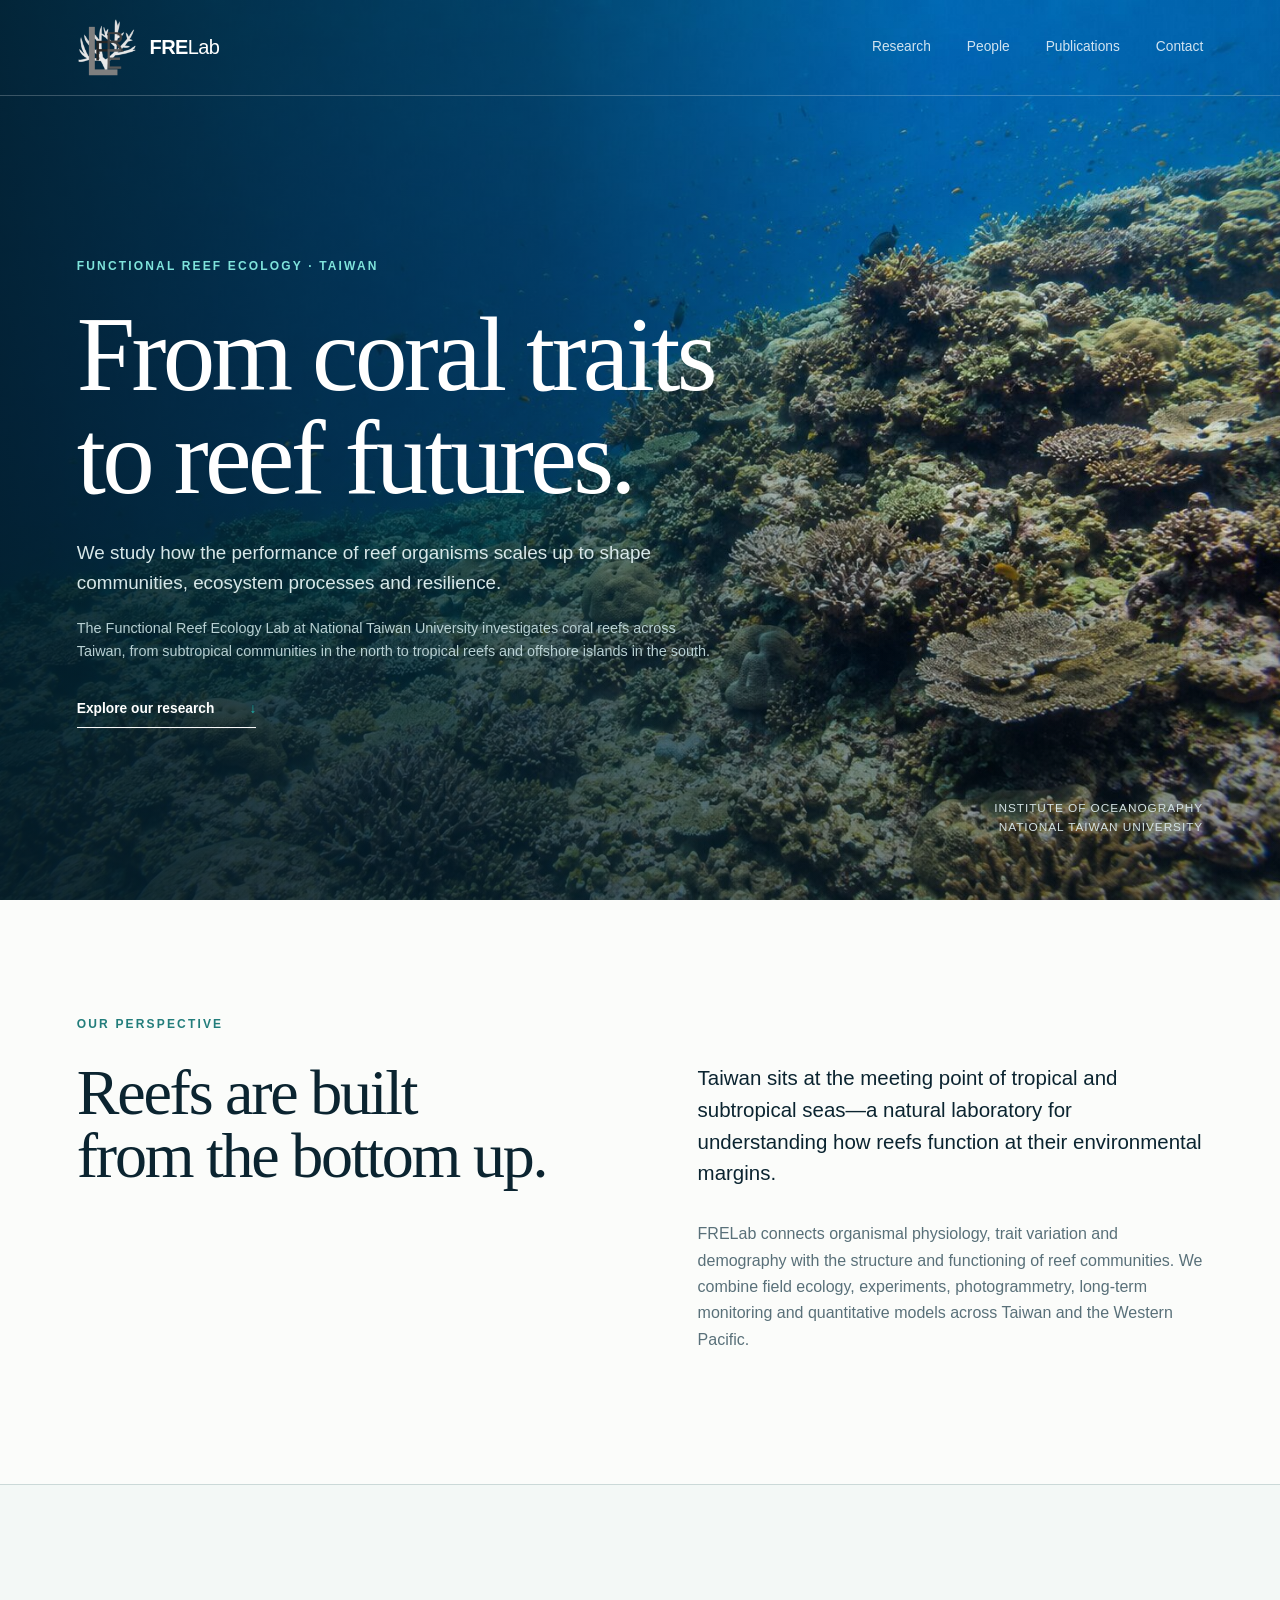
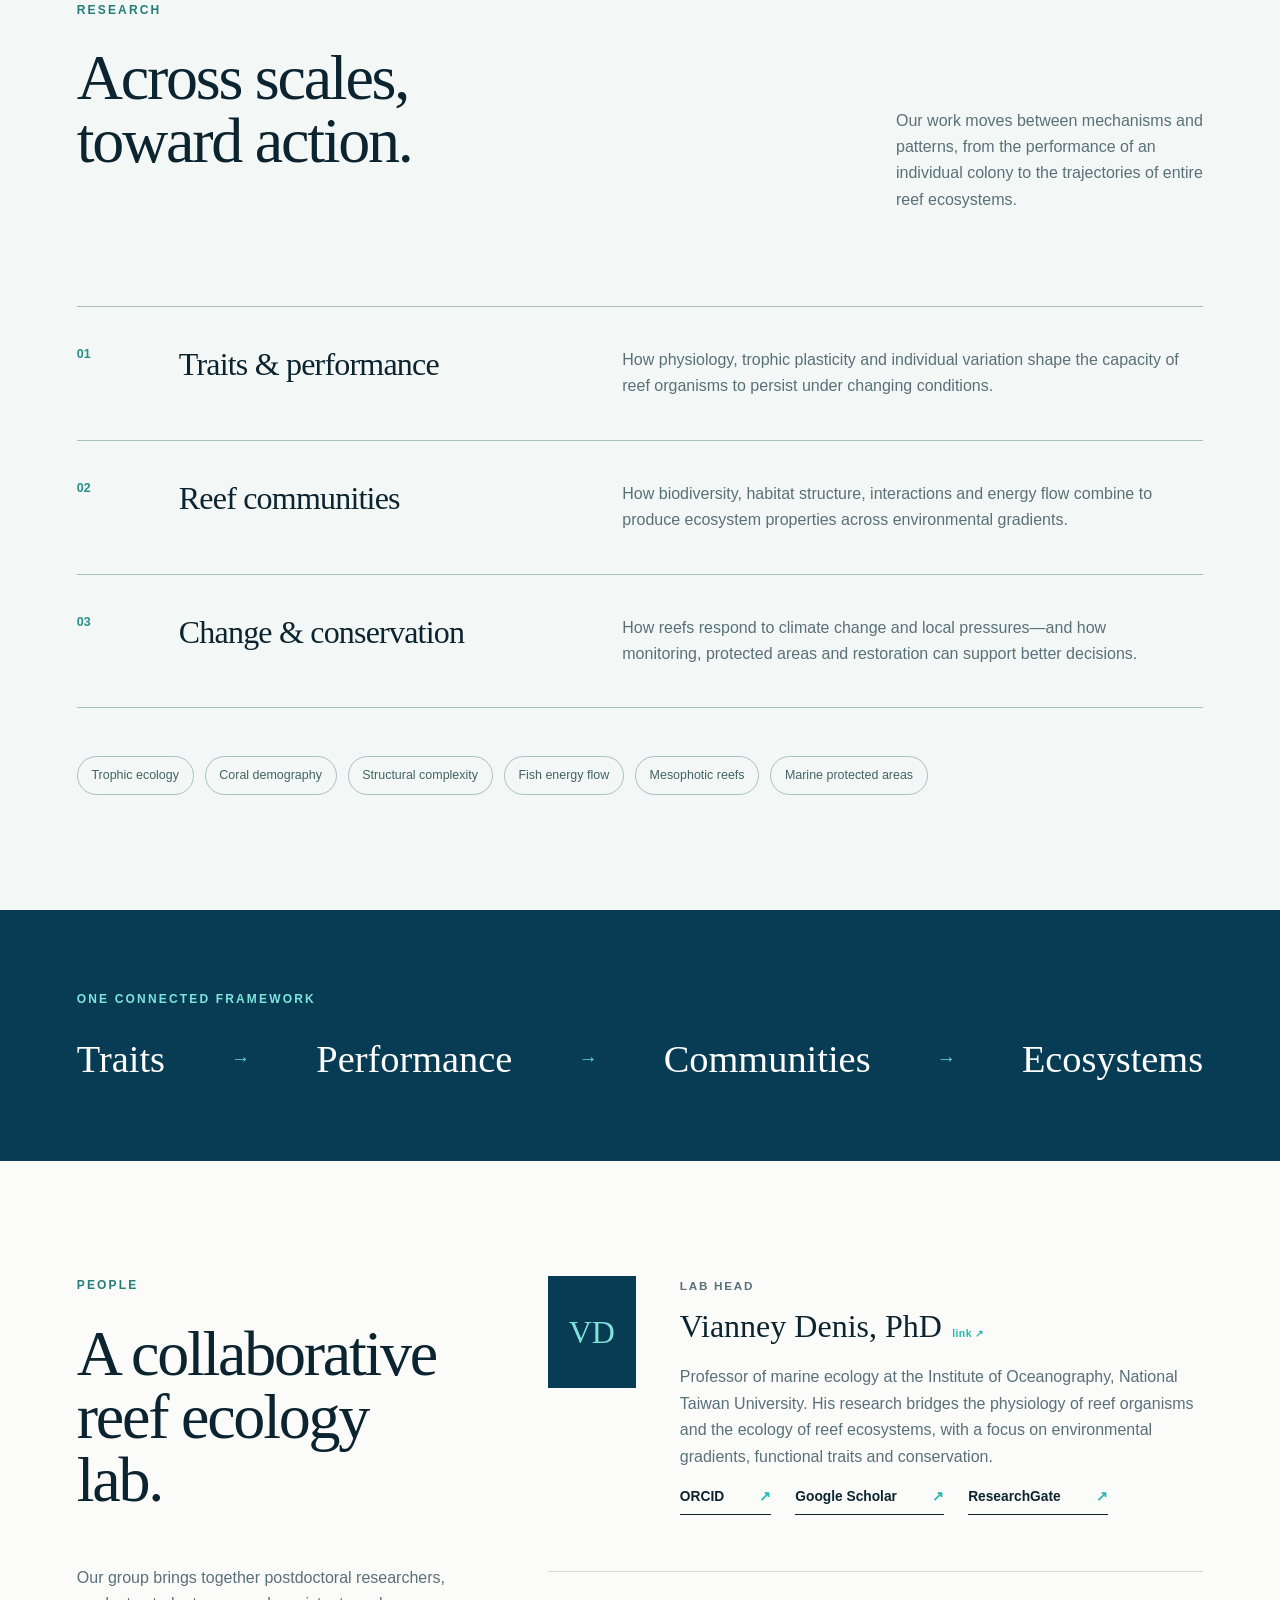
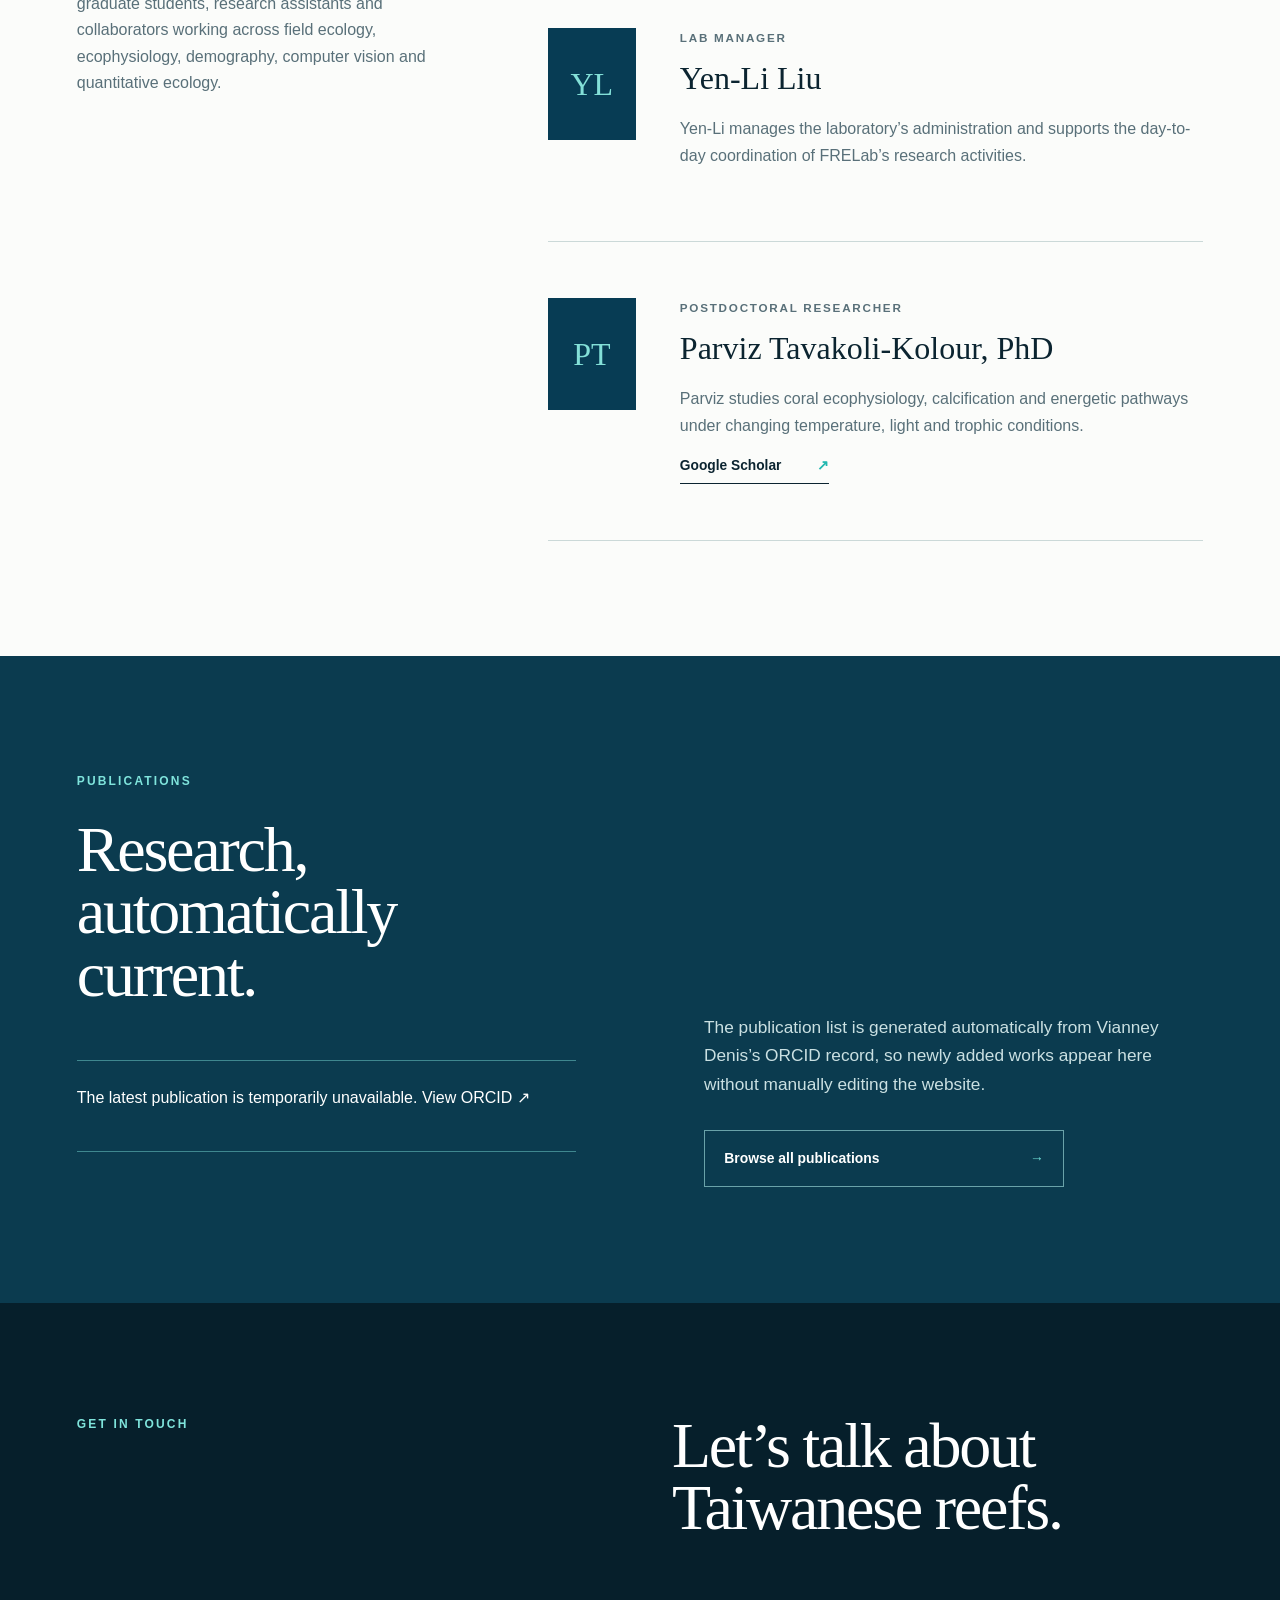
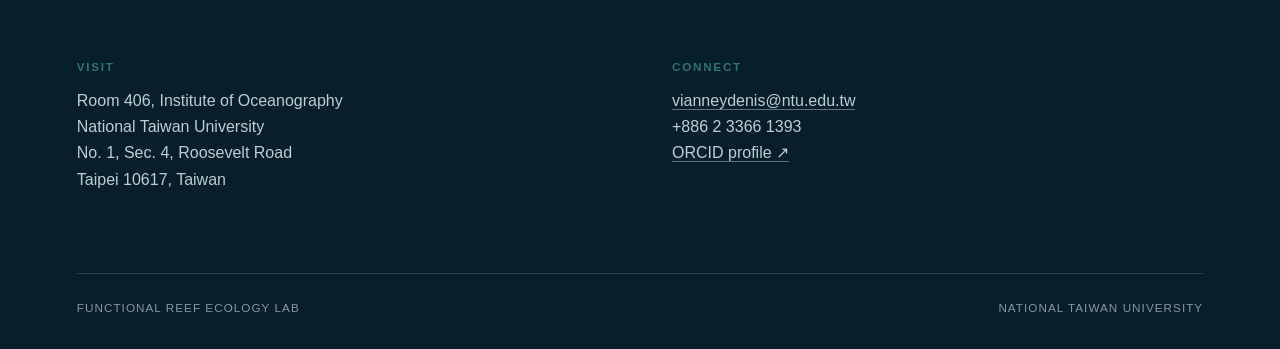
<file: index.html>
<!doctype html>
<html lang="en">
<head>
  <meta charset="utf-8">
  <meta name="viewport" content="width=device-width, initial-scale=1">

  <meta
    name="google-site-verification"
    content="Ue0MdtuwjN1SpESiGgjMfUSFmOM5F8sFQWpg7HhYsVc"
  >

  <title>Functional Reef Ecology Lab | National Taiwan University</title>

  <meta
    name="description"
    content="The Functional Reef Ecology Lab at National Taiwan University studies coral reefs across Taiwan, from organismal traits and demography to ecosystem functioning, resilience and conservation."
  >

  <link
    rel="canonical"
    href="https://ntu-frelab.github.io/"
  >

  <!-- Site name used by Google and social platforms -->
  <meta
    property="og:site_name"
    content="Functional Reef Ecology Lab"
  >

  <meta
    property="og:title"
    content="Functional Reef Ecology Lab | National Taiwan University"
  >

  <meta
    property="og:description"
    content="The Functional Reef Ecology Lab at National Taiwan University studies coral reefs across Taiwan, from organismal traits and demography to ecosystem functioning, resilience and conservation."
  >

  <meta
    property="og:url"
    content="https://ntu-frelab.github.io/"
  >

  <meta
    property="og:type"
    content="website"
  >

  <!-- Lab logo shown in browser tabs and potentially Google results -->
  <link
    rel="icon"
    type="image/png"
    href="https://ntu-frelab.github.io/favicon.png"
  >

  <link rel="stylesheet" href="styles.css">

  <!-- Structured information for search engines -->
  <script type="application/ld+json">
  {
    "@context": "https://schema.org",
    "@graph": [
      {
        "@type": "WebSite",
        "@id": "https://ntu-frelab.github.io/#website",
        "url": "https://ntu-frelab.github.io/",
        "name": "Functional Reef Ecology Lab",
        "alternateName": "FRELab",
        "description": "The Functional Reef Ecology Lab at National Taiwan University studies coral reefs across Taiwan.",
        "publisher": {
          "@id": "https://ntu-frelab.github.io/#organization"
        }
      },
      {
        "@type": "ResearchOrganization",
        "@id": "https://ntu-frelab.github.io/#organization",
        "name": "Functional Reef Ecology Lab",
        "alternateName": "FRELab",
        "url": "https://ntu-frelab.github.io/",
        "logo": {
          "@type": "ImageObject",
          "url": "https://ntu-frelab.github.io/favicon.png"
        },
        "description": "The Functional Reef Ecology Lab at National Taiwan University investigates coral reefs across Taiwan, from organismal traits and demography to ecosystem functioning, resilience and conservation.",
        "parentOrganization": {
          "@type": "CollegeOrUniversity",
          "name": "National Taiwan University",
          "url": "https://www.ntu.edu.tw/english/"
        },
        "founder": {
          "@type": "Person",
          "name": "Vianney Denis",
          "sameAs": [
            "https://orcid.org/0000-0002-0914-5586",
            "https://scholar.google.com/citations?user=nASn9RYAAAAJ&hl=en",
            "https://www.researchgate.net/profile/Vianney-Denis"
          ]
        }
      }
    ]
  }
  </script>
</head>
<body>
<main>
  <section class="hero">
    <header class="site-header">
  <a class="brand" href="index.html" aria-label="FRELab home">
    <img class="brand-logo" src="favicon.png" alt="">
    <span><b>FRE</b>Lab</span>
  </a>

  <nav aria-label="Main navigation">
    <a href="#research">Research</a>
    <a href="#people">People</a>
    <a href="publications.html">Publications</a>
    <a href="#contact">Contact</a>
  </nav>
</header>
    <img class="hero-image" src="/reef-hero.jpg?v=2" alt="Coral reef ecosystem"><div class="hero-shade"></div>
    <div class="hero-copy">
      <p class="eyebrow light">Functional Reef Ecology · Taiwan</p>
      <h1>From coral traits<br>to reef futures.</h1>
      <p class="hero-intro">
        We study how the performance of reef organisms scales up to shape communities, ecosystem processes and resilience.
      </p>
      <p class="hero-location">
        The Functional Reef Ecology Lab at National Taiwan University investigates
        coral reefs across Taiwan, from subtropical communities in the north to
        tropical reefs and offshore islands in the south.
       </p>
      <a class="text-link light" href="#research">Explore our research <span>↓</span></a></div>
    <p class="hero-note">Institute of Oceanography<br>National Taiwan University</p>
  </section>

  <section class="intro section-pad"><p class="eyebrow">Our perspective</p><div class="intro-grid"><h2>Reefs are built<br>from the bottom up.</h2><div><p class="lead">Taiwan sits at the meeting point of tropical and subtropical seas—a natural laboratory for understanding how reefs function at their environmental margins.</p><p>FRELab connects organismal physiology, trait variation and demography with the structure and functioning of reef communities. We combine field ecology, experiments, photogrammetry, long-term monitoring and quantitative models across Taiwan and the Western Pacific.</p></div></div></section>

  <section id="research" class="research section-pad"><div class="section-top"><div><p class="eyebrow">Research</p><h2>Across scales,<br>toward action.</h2></div><p>Our work moves between mechanisms and patterns, from the performance of an individual colony to the trajectories of entire reef ecosystems.</p></div>
    <div class="research-list">
      <article><span>01</span><h3>Traits &amp; performance</h3><p>How physiology, trophic plasticity and individual variation shape the capacity of reef organisms to persist under changing conditions.</p></article>
      <article><span>02</span><h3>Reef communities</h3><p>How biodiversity, habitat structure, interactions and energy flow combine to produce ecosystem properties across environmental gradients.</p></article>
      <article><span>03</span><h3>Change &amp; conservation</h3><p>How reefs respond to climate change and local pressures—and how monitoring, protected areas and restoration can support better decisions.</p></article>
    </div>
    <div class="topics"><span>Trophic ecology</span><span>Coral demography</span><span>Structural complexity</span><span>Fish energy flow</span><span>Mesophotic reefs</span><span>Marine protected areas</span></div>
  </section>

  <section class="scale-band"><p class="eyebrow light">One connected framework</p><div class="scale-flow"><span>Traits</span><i>→</i><span>Performance</span><i>→</i><span>Communities</span><i>→</i><span>Ecosystems</span></div></section>

  <section id="people" class="people section-pad">
  <div class="people-title">
    <p class="eyebrow">People</p>

    <h2>
      A collaborative<br>
      reef ecology lab.
    </h2>

    <p class="people-summary">
      Our group brings together postdoctoral researchers, graduate students,
      research assistants and collaborators working across field ecology,
      ecophysiology, demography, computer vision and quantitative ecology.
    </p>
  </div>

  <div class="people-list">
    <div class="pi-card">
      <div class="initials">VD</div>

      <div>
        <p class="label">Lab head</p>
        <h3 class="pi-name">
  Vianney Denis, PhD
  <a
    class="name-link"
    href="https://www.oc.ntu.edu.tw/en/staffs-en/faculty-members/28133/"
    target="_blank"
    rel="noopener noreferrer"
  >link ↗</a>
</h3>

        <p>
          Professor of marine ecology at the Institute of Oceanography,
          National Taiwan University. His research bridges the physiology of
          reef organisms and the ecology of reef ecosystems, with a focus on
          environmental gradients, functional traits and conservation.
        </p>

        <div class="profile-links">
          <a
            class="text-link"
            href="https://orcid.org/0000-0002-0914-5586"
            target="_blank"
            rel="noreferrer"
          >
            ORCID <span>↗</span>
          </a>

          <a
            class="text-link"
            href="https://scholar.google.com/citations?user=nASn9RYAAAAJ&amp;hl=en"
            target="_blank"
            rel="noreferrer"
          >
            Google Scholar <span>↗</span>
          </a>

          <a
            class="text-link"
            href="https://www.researchgate.net/profile/Vianney-Denis?ev=hdr_xprf"
            target="_blank"
            rel="noreferrer"
          >
            ResearchGate <span>↗</span>
          </a>
        </div>
      </div>
    </div>

    <div class="pi-card">
      <div class="initials">YL</div>

      <div>
        <p class="label">Lab manager</p>
        <h3>Yen-Li Liu</h3>

        <p>
          Yen-Li manages the laboratory’s administration and supports the
          day-to-day coordination of FRELab’s research activities.
        </p>
      </div>
    </div>

    <div class="pi-card">
      <div class="initials">PT</div>

      <div>
        <p class="label">Postdoctoral researcher</p>
        <h3>Parviz Tavakoli-Kolour, PhD</h3>

        <p>
          Parviz studies coral ecophysiology, calcification and energetic
          pathways under changing temperature, light and trophic conditions.
        </p>

        <div class="profile-links">
          <a
            class="text-link"
            href="https://scholar.google.com/citations?user=l_zzIt8AAAAJ&hl=en"
            target="_blank"
            rel="noreferrer"
          >
            Google Scholar <span>↗</span>
          </a>
        </div>
      </div>
    </div>
  </div>
</section>    
<section class="publications-callout section-pad">
  <div>
    <p class="eyebrow light">Publications</p>

    <h2>
      Research,<br>
      automatically current.
    </h2>

    <!-- The newest publication appears beneath the heading -->
    <div id="latest-publication">
      <p class="latest-status">Loading latest publication…</p>
    </div>
  </div>

  <div>
    <p>
      The publication list is generated automatically from Vianney Denis’s
      ORCID record, so newly added works appear here without manually editing
      the website.
    </p>

    <a class="button-link" href="publications.html">
      Browse all publications <span>→</span>
    </a>
  </div>
</section>
</main>
<footer id="contact" class="footer"><div class="footer-heading"><p class="eyebrow light">Get in touch</p><h2>Let’s talk about Taiwanese reefs.</h2></div><div class="contact-grid"><div><p class="label">Visit</p><p>Room 406, Institute of Oceanography<br>National Taiwan University<br>No. 1, Sec. 4, Roosevelt Road<br>Taipei 10617, Taiwan</p></div><div><p class="label">Connect</p><p><a href="mailto:vianneydenis@ntu.edu.tw">vianneydenis@ntu.edu.tw</a><br>+886 2 3366 1393<br><a href="https://orcid.org/0000-0002-0914-5586" target="_blank" rel="noreferrer">ORCID profile ↗</a></p></div></div><div class="footer-base"><span>Functional Reef Ecology Lab</span><span>National Taiwan University</span></div></footer>
<script src="latest-publication.js"></script>
</body>
</html>
</file>
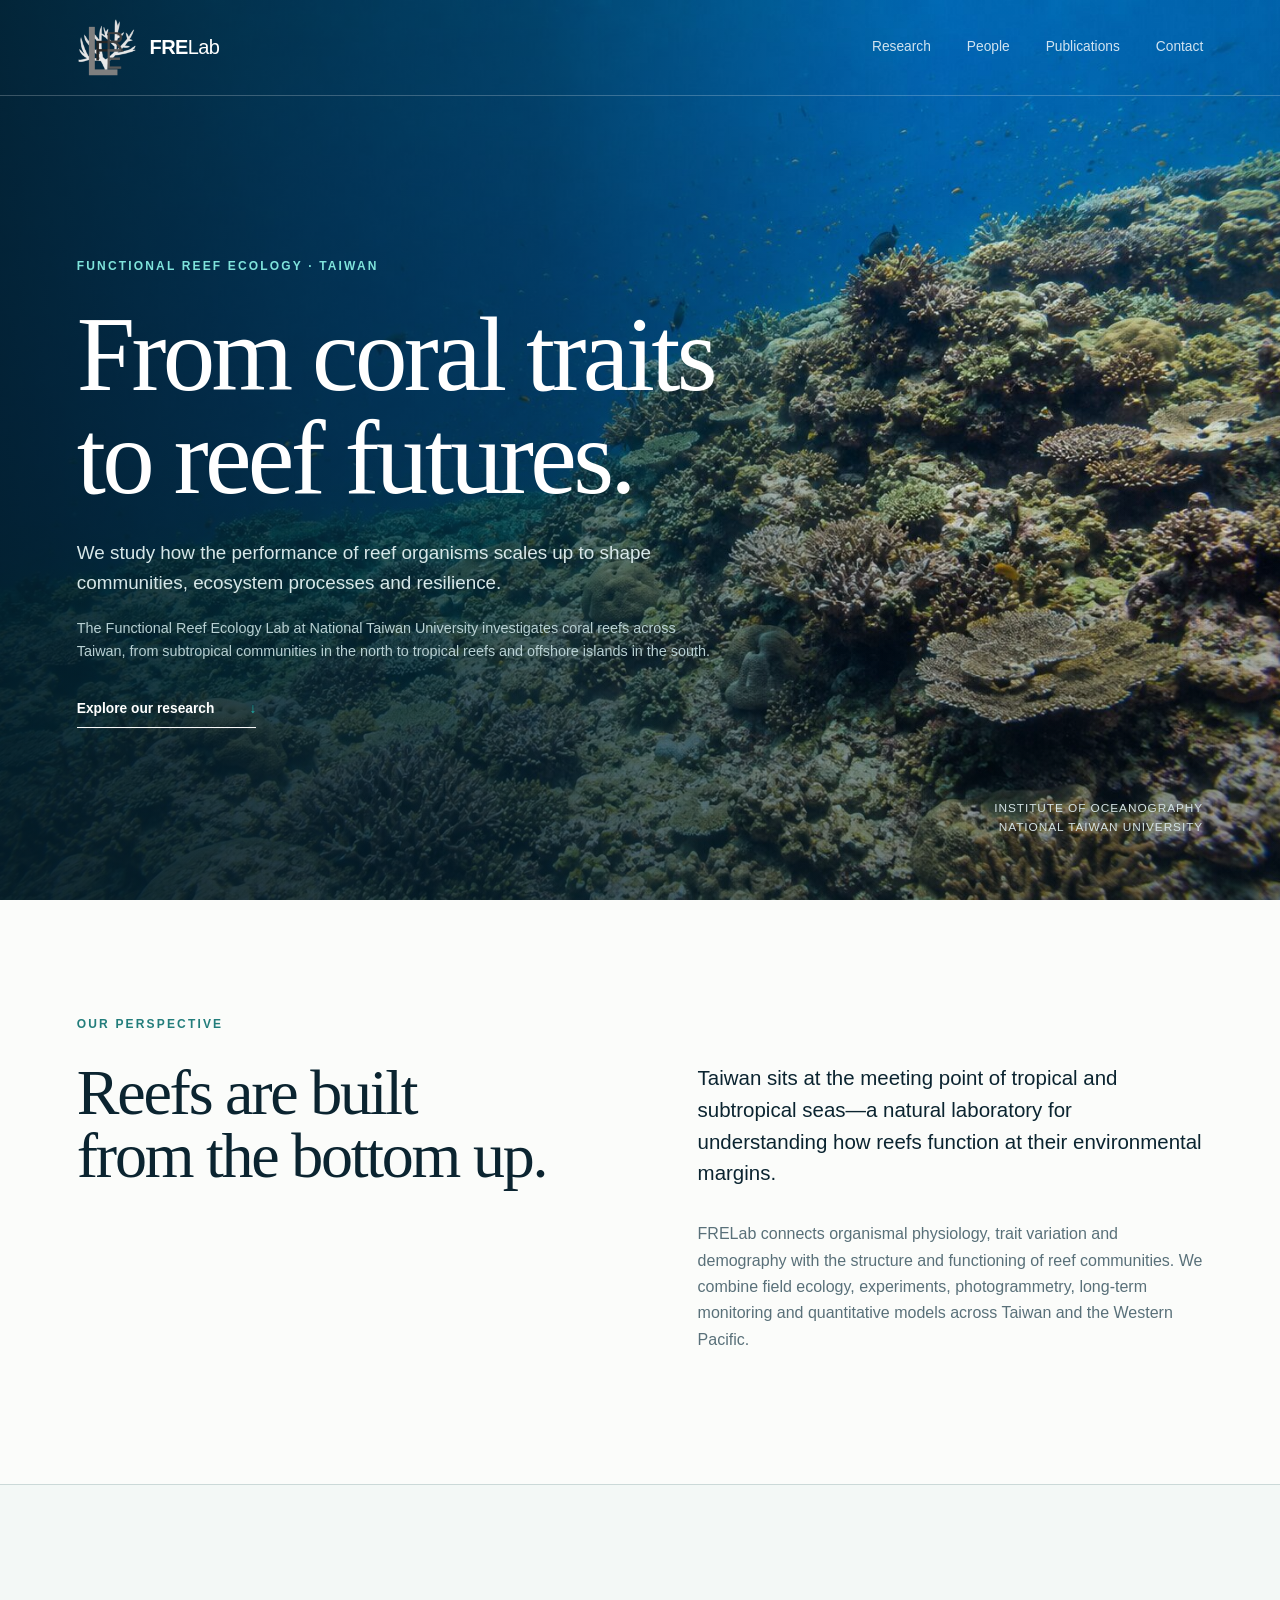
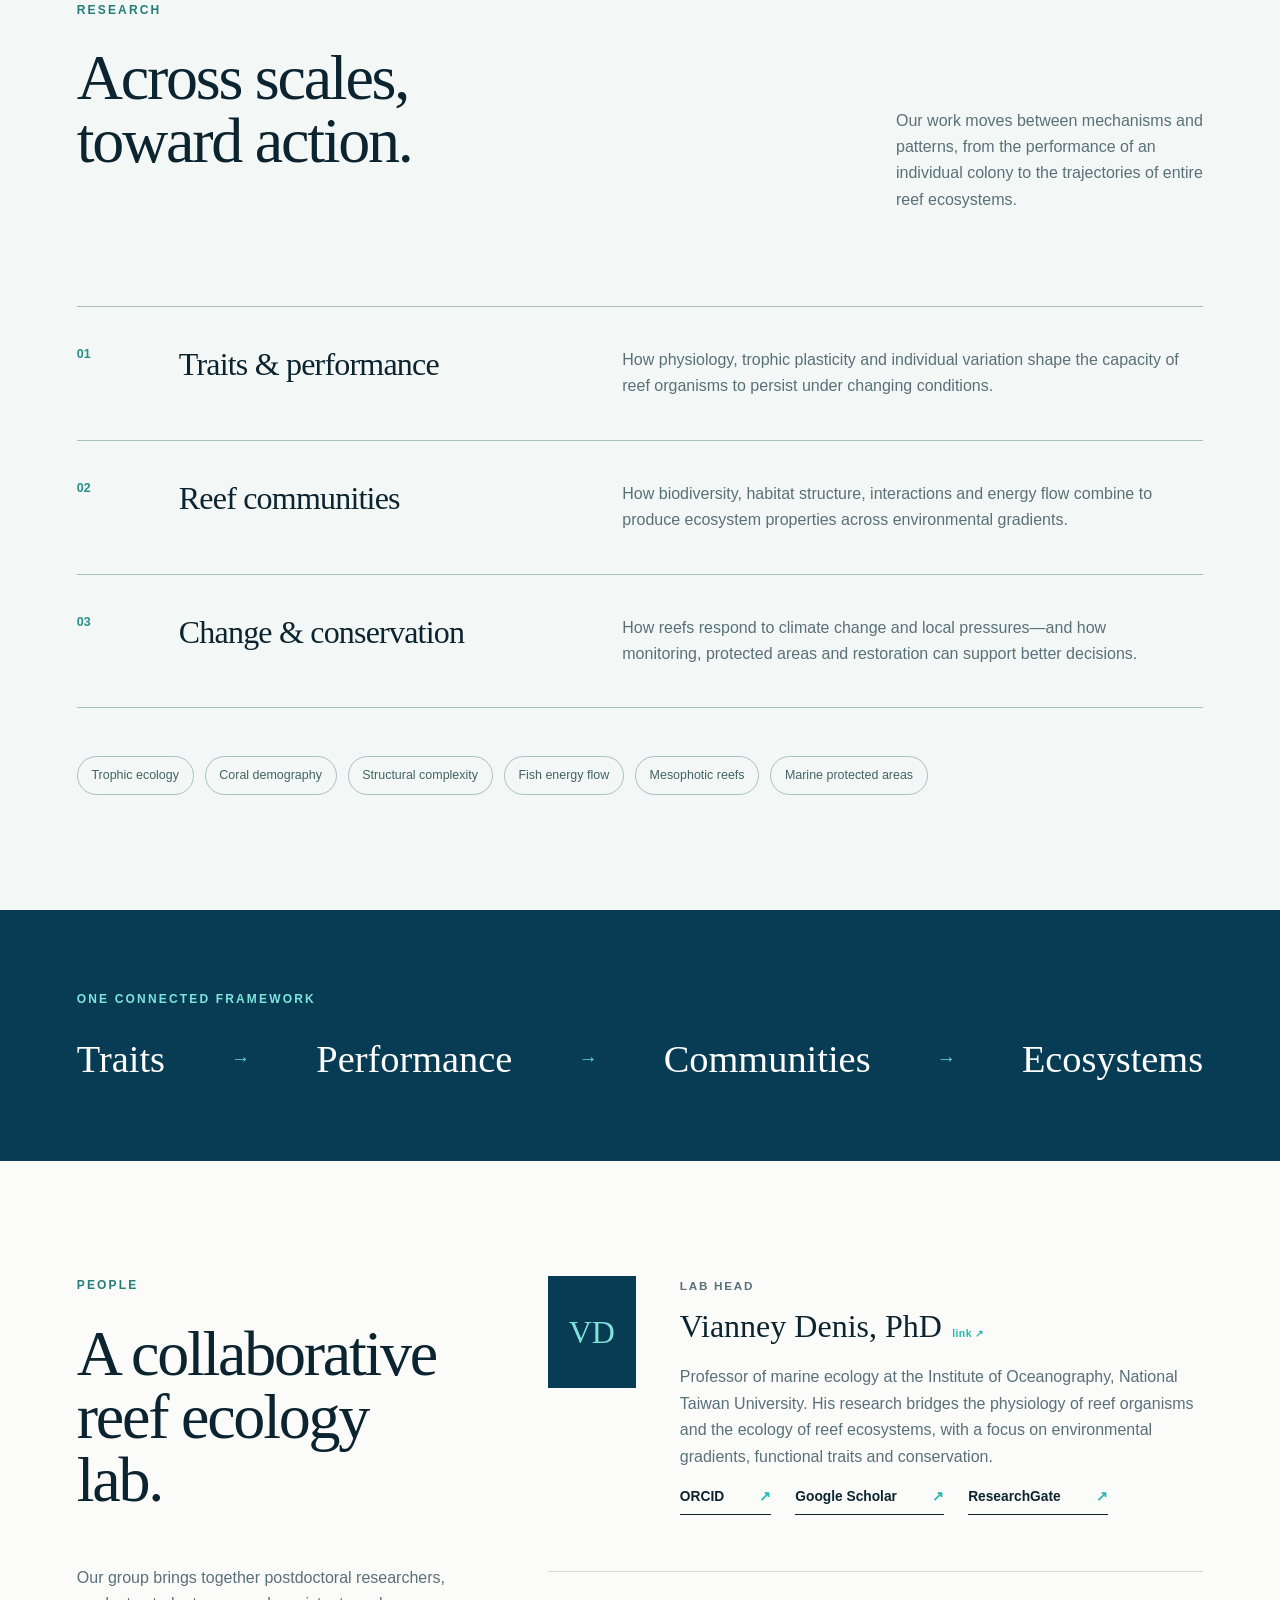
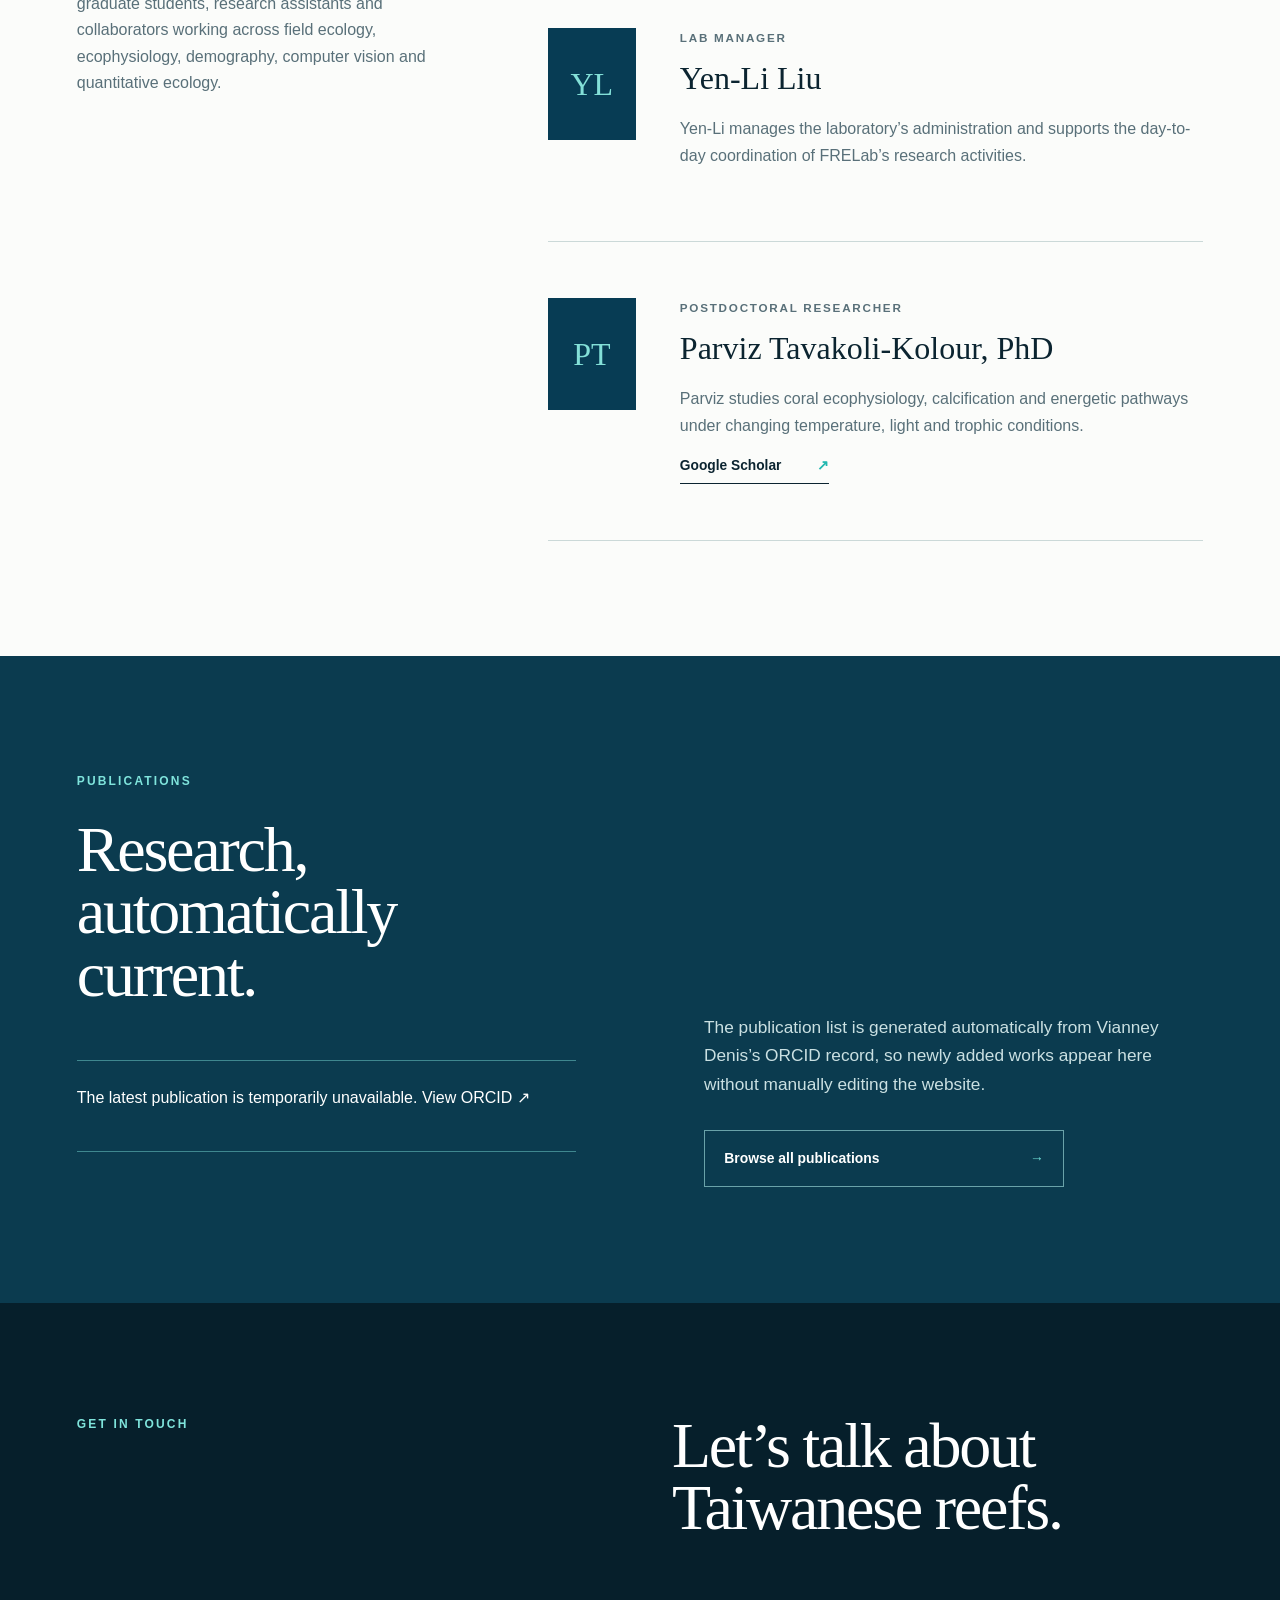
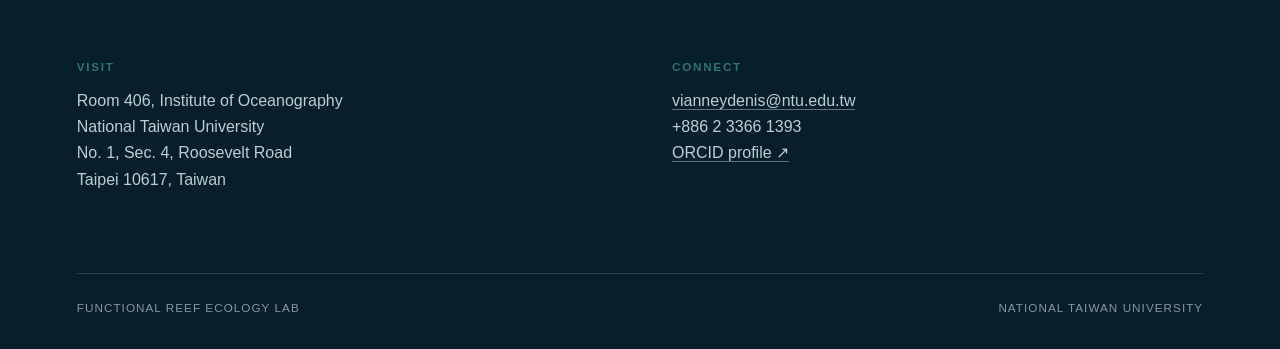
<file: FRELab/index.html>
<!doctype html>
<html lang="en">
<head>
  <meta charset="utf-8">
  <title>FRELab has moved</title>
  <link rel="canonical" href="https://ntu-frelab.github.io/">
  <meta http-equiv="refresh" content="0; url=https://ntu-frelab.github.io/">
  <script>
    window.location.replace("https://ntu-frelab.github.io/");
  </script>
</head>
<body>
  <p>
    This website has moved to
    <a href="https://ntu-frelab.github.io/">
      https://ntu-frelab.github.io/
    </a>.
  </p>
</body>
</html>
</file>
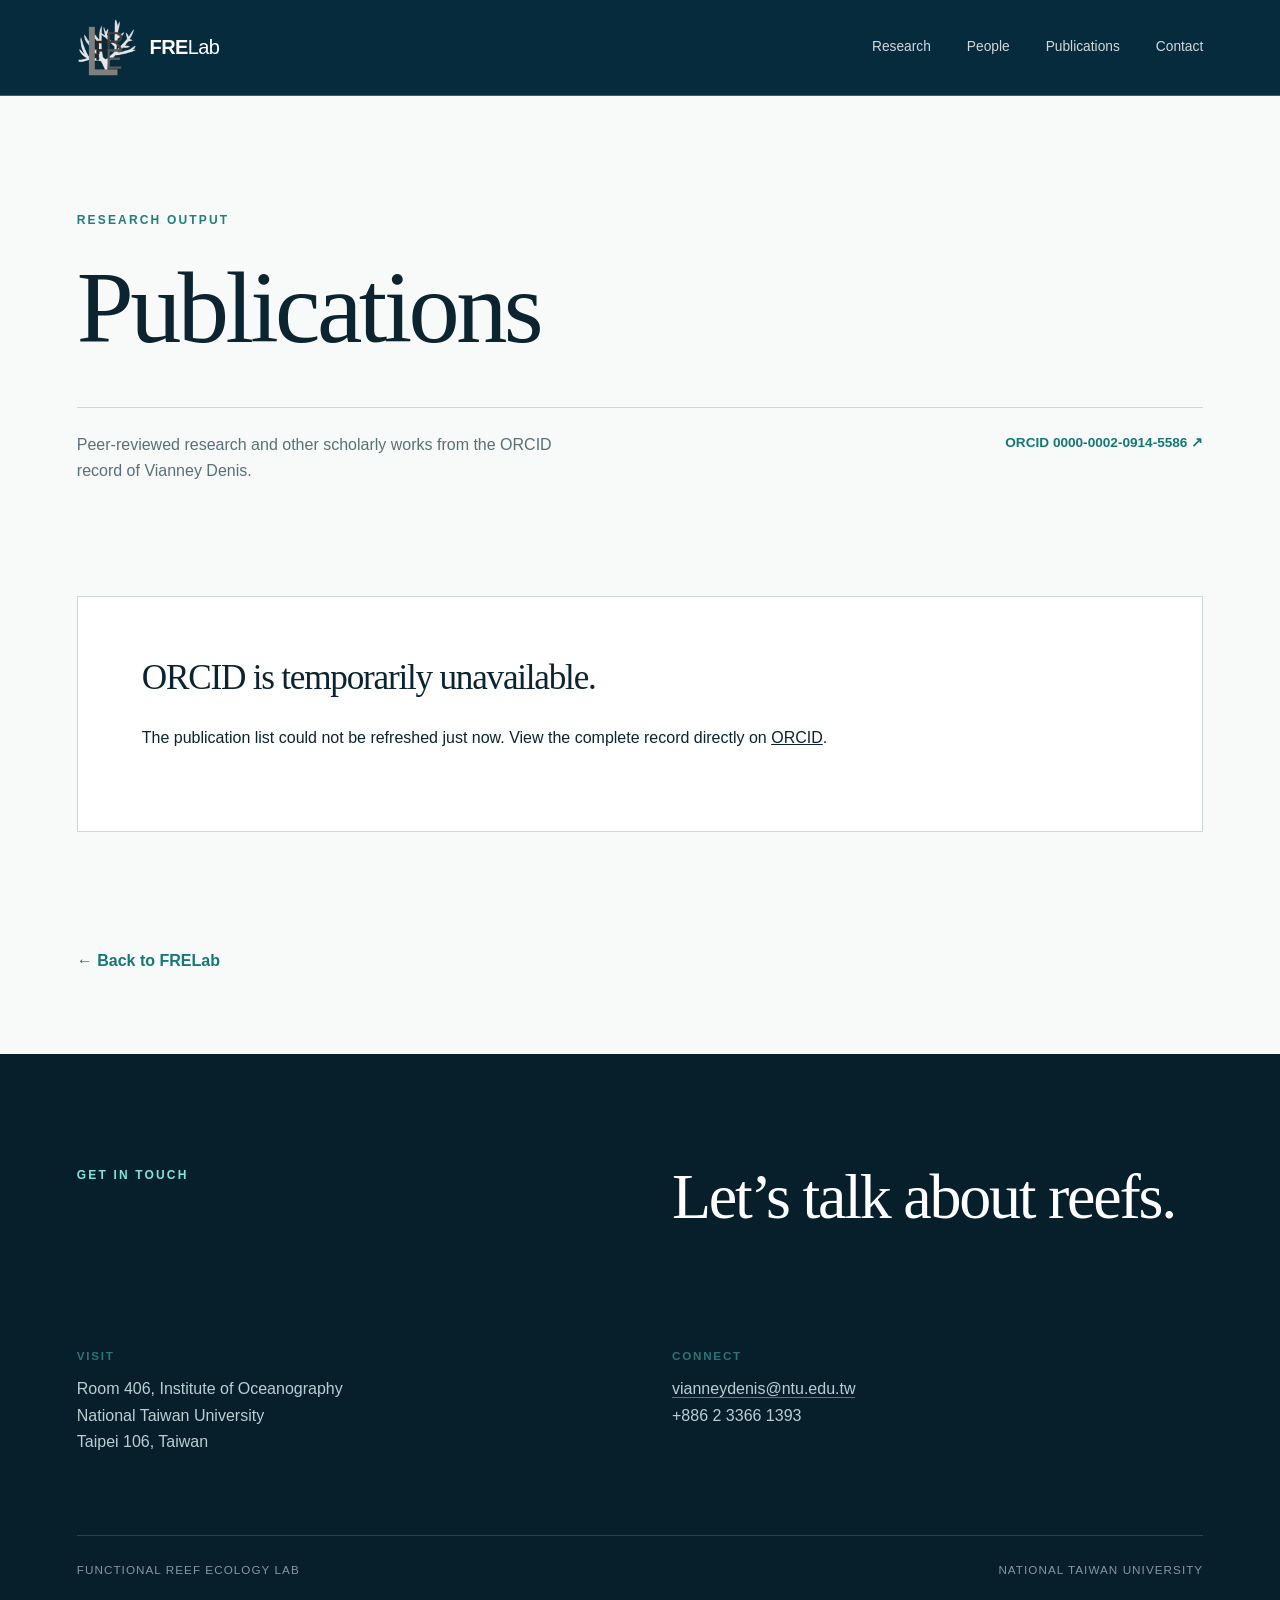
<file: publications.html>
<!doctype html>
<html lang="en">
<head>
  <meta charset="utf-8">
  <meta
    name="viewport"
    content="width=device-width, initial-scale=1"
  >

  <title>Publications | Functional Reef Ecology Lab</title>

  <meta
    name="description"
    content="Peer-reviewed publications from the Functional Reef Ecology Lab at National Taiwan University, automatically updated from the ORCID record of Vianney Denis."
  >

  <!-- Preferred URL for this page -->
  <link
    rel="canonical"
    href="https://ntu-frelab.github.io/publications.html"
  >

  <!-- Information used when sharing this page -->
  <meta
    property="og:site_name"
    content="Functional Reef Ecology Lab"
  >

  <meta
    property="og:title"
    content="Publications | Functional Reef Ecology Lab"
  >

  <meta
    property="og:description"
    content="Peer-reviewed publications from the Functional Reef Ecology Lab at National Taiwan University."
  >

  <meta
    property="og:url"
    content="https://ntu-frelab.github.io/FRELab/publications.html"
  >

  <meta
    property="og:type"
    content="website"
  >

  <!-- Browser icon -->
  <link
    rel="icon"
    href="favicon.png"
    type="image/png"
  >

  <!-- Styles and publication-loading script -->
  <link rel="stylesheet" href="styles.css">
  <script src="publications.js" defer></script>
</head>
  
<body class="pub-page">
  <div class="pub-header">
    <header class="site-header">
      <a class="brand" href="index.html" aria-label="FRELab home">
      <img
        class="brand-logo"
        src="favicon.png"
        alt=""
      >
  <span><b>FRE</b>Lab</span>
      </a>   
      <nav><a href="index.html#research">Research</a><a href="index.html#people">People</a><a href="publications.html">Publications</a><a href="index.html#contact">Contact</a></nav></header></div>
<main><section class="pub-intro section-pad"><p class="eyebrow">Research output</p><h1>Publications</h1><div class="pub-summary"><p>Peer-reviewed research and other scholarly works from the ORCID record of Vianney Denis.</p><a href="https://orcid.org/0000-0002-0914-5586" target="_blank" rel="noreferrer">ORCID 0000-0002-0914-5586 ↗</a></div></section><section id="publication-list" class="pub-list section-pad" aria-live="polite"><div class="pub-loading"><span></span><p>Loading publications from ORCID…</p></div></section><div class="back-home"><a href="index.html">← Back to FRELab</a></div></main>
<footer id="contact" class="footer"><div class="footer-heading"><p class="eyebrow light">Get in touch</p><h2>Let’s talk about reefs.</h2></div><div class="contact-grid"><div><p class="label">Visit</p><p>Room 406, Institute of Oceanography<br>National Taiwan University<br>Taipei 106, Taiwan</p></div><div><p class="label">Connect</p><p><a href="mailto:vianneydenis@ntu.edu.tw">vianneydenis@ntu.edu.tw</a><br>+886 2 3366 1393</p></div></div><div class="footer-base"><span>Functional Reef Ecology Lab</span><span>National Taiwan University</span></div></footer></body></html>
</file>
<file: styles.css>
:root{--ink:#0b2430;--ocean:#073c54;--deep:#062b3d;--aqua:#21b8b0;--foam:#f3f8f6;--paper:#fbfcfa;--line:#cbd9d8;--soft:#597079}*{box-sizing:border-box}html{scroll-behavior:smooth}body{margin:0;background:var(--paper);color:var(--ink);font-family:Arial,Helvetica,sans-serif;font-size:16px;line-height:1.65}a{color:inherit;text-decoration:none}.section-pad{padding:clamp(5rem,9vw,9rem) max(6vw,calc((100vw - 1240px)/2))}.eyebrow{margin:0 0 1.7rem;color:#227d7b;font-size:.75rem;font-weight:700;letter-spacing:.18em;text-transform:uppercase}.eyebrow.light{color:#7fe4dc}.label{margin:0 0 .7rem;color:#2d7575;font-size:.73rem;font-weight:700;letter-spacing:.15em;text-transform:uppercase}h1,h2,h3,p{margin-top:0}h1,h2{font-family:Georgia,'Times New Roman',serif;font-weight:400;letter-spacing:-.035em;line-height:.98}
.hero{min-height:760px;height:100svh;position:relative;overflow:hidden;background:var(--deep);color:#fff}
.hero-image{position:absolute;inset:0;width:100%;height:100%;object-fit:cover;object-position:center;display:block;z-index:0;transform:none}
.hero-shade{position:absolute;inset:0;z-index:1;background:linear-gradient(90deg,rgba(3,27,39,.88),rgba(3,31,45,.58) 42%,rgba(3,31,45,.05) 74%),linear-gradient(0deg,rgba(3,24,34,.45),transparent 50%)}.site-header{position:relative;z-index:5;height:96px;padding:0 6vw;display:flex;align-items:center;justify-content:space-between;border-bottom:1px solid rgba(255,255,255,.22);color:#fff}.brand{display:flex;align-items:center;gap:.8rem;font-size:1.25rem;letter-spacing:-.03em}.mark{display:flex;align-items:flex-end;gap:3px;width:23px;height:23px;transform:rotate(-15deg)}.mark span{width:5px;border-radius:5px 5px 1px 1px;background:#66ddd4}.mark span:nth-child(1){height:13px}.mark span:nth-child(2){height:22px}.mark span:nth-child(3){height:17px}.site-header nav{display:flex;gap:2.25rem;font-size:.86rem}.site-header nav a{opacity:.82}.site-header nav a:hover{opacity:1}.hero-copy{position:absolute;z-index:2;left:6vw;top:50%;transform:translateY(-41%);max-width:770px}.hero-copy h1{margin:0 0 1.75rem;font-size:clamp(4.4rem,8.2vw,8rem)}
.hero-intro{
  max-width:600px;
  margin-bottom:2rem;
  font-size:1.18rem;
  line-height:1.6;
  color:#d7e7e8
}

/* Smaller Taiwan-focused description */
.hero-location {
  max-width: 650px;
  margin: -0.8rem 0 2rem;
  color: #b8d0d3;
  font-size: 0.9rem;
  line-height: 1.6;
}

.text-link{display:inline-flex;align-items:center;gap:2.2rem;padding-bottom:.35rem;border-bottom:1px solid;font-size:.86rem;font-weight:700}.text-link.light{color:#fff}.text-link span{color:var(--aqua)}.hero-note{position:absolute;z-index:2;right:6vw;bottom:4rem;margin:0;text-align:right;font-size:.74rem;letter-spacing:.08em;line-height:1.55;text-transform:uppercase;color:#d3e2e4}
.intro{background:var(--paper)}.intro-grid{display:grid;grid-template-columns:1fr 1fr;gap:9vw;align-items:start}.intro h2,.section-top h2,.people-title h2{font-size:clamp(3.2rem,5vw,5.2rem)}.intro-grid>div p{color:var(--soft);max-width:620px}.intro-grid .lead{font-size:1.28rem;color:var(--ink);line-height:1.55;margin-bottom:2rem}.research{background:var(--foam);border-top:1px solid var(--line)}.section-top{display:grid;grid-template-columns:1.4fr .6fr;gap:8vw;align-items:end}.section-top>p{color:var(--soft);max-width:430px;margin-bottom:.8rem}.research-list{margin-top:5rem;border-top:1px solid #a9c0c0}.research-list article{display:grid;grid-template-columns:70px minmax(240px,.85fr) 1.2fr;gap:2rem;padding:2.5rem 0;border-bottom:1px solid #a9c0c0}.research-list article>span{color:#278e8a;font:700 .78rem Arial}.research-list h3{margin:0;font:400 2rem/1.1 Georgia,serif;letter-spacing:-.025em}.research-list p{margin:0;color:var(--soft);max-width:560px}.topics{display:flex;flex-wrap:wrap;gap:.7rem;margin-top:3rem}.topics span{padding:.5rem .85rem;border:1px solid #a6c2c1;border-radius:99px;font-size:.78rem;color:#416365}
.scale-band{padding:5rem 6vw;color:#fff;background:var(--ocean)}.scale-flow{display:flex;justify-content:space-between;align-items:center;gap:2rem;font:400 clamp(1.6rem,3vw,3.2rem) Georgia,serif}.scale-flow i{color:#62d3cb;font:normal 1.2rem Arial}.people{display:grid;grid-template-columns:.72fr 1.28fr;gap:8vw}.people-title{position:sticky;top:3rem;align-self:start}.pi-card{display:grid;grid-template-columns:100px 1fr;gap:2rem;padding-bottom:3.5rem;border-bottom:1px solid var(--line)}.initials{width:88px;height:112px;display:grid;place-items:center;background:var(--ocean);color:#83e0d8;font:400 2rem Georgia,serif}.pi-card h3{font:400 2rem/1.2 Georgia,serif;margin-bottom:1.2rem}.pi-card p{color:var(--soft)}.team-note{display:grid;grid-template-columns:100px 1fr;gap:2rem;padding-top:3rem}.team-note p:last-child{color:var(--soft);margin:0}.publications-callout{display:grid;grid-template-columns:1fr 1fr;gap:10vw;background:#0b3b4f;color:#fff;align-items:end}.publications-callout h2{font-size:clamp(3.2rem,5vw,5.4rem)}.publications-callout>div:last-child p{color:#cae0e2;font-size:1.08rem;max-width:520px}.button-link{display:flex;justify-content:space-between;max-width:360px;margin-top:2rem;padding:1rem 1.2rem;border:1px solid #6aa2a9;font-size:.87rem;font-weight:700}.button-link span{color:#70ded6}
.footer{padding:7rem 6vw 2rem;background:#061f2b;color:#fff}.footer-heading{display:grid;grid-template-columns:1fr 1fr;gap:4rem}.footer h2{font-size:clamp(3rem,5vw,5.4rem)}.contact-grid{display:grid;grid-template-columns:1fr 1fr;gap:4rem;margin:4rem 0}.contact-grid p:not(.label){color:#b9cfd2}.contact-grid a{border-bottom:1px solid #557681}.footer-base{padding-top:1.5rem;border-top:1px solid #27424d;display:flex;justify-content:space-between;color:#7f9ba1;font-size:.73rem;letter-spacing:.09em;text-transform:uppercase}
.pub-page{background:#f7faf8}.pub-header{background:var(--deep)}.pub-intro{padding-bottom:4rem}.pub-intro h1{font-size:clamp(4rem,8vw,8rem);margin-bottom:3rem}.pub-summary{display:grid;grid-template-columns:1fr 1fr;gap:5rem;border-top:1px solid var(--line);padding-top:1.5rem;color:var(--soft)}.pub-summary p{max-width:520px}.pub-summary a{justify-self:end;color:#167875;font-size:.85rem;font-weight:700}.pub-list{padding-top:2rem}.year-group{display:grid;grid-template-columns:180px 1fr;border-top:1px solid var(--line);padding:3rem 0}.year-group>h2{font-size:2.8rem;color:#197b78}.year-group article{display:grid;grid-template-columns:45px 1fr;gap:1rem;padding-bottom:2rem;margin-bottom:2rem;border-bottom:1px solid #d8e3e1}.year-group article>span{font-size:.7rem;color:#799092}.year-group article h3{font:400 1.2rem/1.4 Georgia,serif;margin:0 0 .5rem}.year-group article h3 a:hover{color:#157d79}.year-group article p{color:#698084;font-size:.82rem;margin:0}.pub-error{padding:4rem;background:#fff;border:1px solid var(--line)}.pub-error h2{font-size:2.2rem}.pub-error a{text-decoration:underline}.back-home{padding:0 6vw 5rem;color:#167875;font-weight:700}.pub-loading{display:flex;align-items:center;gap:1rem;padding:3rem 0;border-top:1px solid var(--line)}.pub-loading p{margin:0}.pub-loading span{width:18px;height:18px;border:2px solid var(--line);border-top-color:var(--aqua);border-radius:50%;animation:spin .8s linear infinite}@keyframes spin{to{transform:rotate(360deg)}}

/* Latest publication displayed on the homepage */
#latest-publication {
  max-width: 560px;
  margin: 2.2rem 0;
  padding: 1.5rem 0;
  border-top: 1px solid rgba(127, 228, 220, 0.45);
  border-bottom: 1px solid rgba(127, 228, 220, 0.45);
}

#latest-publication .latest-label {
  margin: 0 0 0.8rem;
  color: #7fe4dc;
  font-size: 0.72rem;
  font-weight: 700;
  letter-spacing: 0.15em;
  text-transform: uppercase;
}

#latest-publication h3 {
  margin: 0 0 0.8rem;
  color: #fff;
  font: 400 1.35rem/1.4 Georgia, "Times New Roman", serif;
  letter-spacing: -0.015em;
}

#latest-publication h3 a:hover {
  color: #7fe4dc;
}

#latest-publication .latest-meta {
  margin: 0;
  color: #a9cacc;
  font-size: 0.82rem;
  line-height: 1.5;
}

#latest-publication .latest-status {
  margin: 0;
  color: #a9cacc;
  font-size: 0.9rem;
}

@media(max-width:760px){.site-header{height:76px}.site-header nav{gap:1rem}.site-header nav a:nth-child(1),.site-header nav a:nth-child(2){display:none}.hero{min-height:680px}.hero-copy{top:48%;right:6vw}.hero-copy h1{font-size:clamp(3.5rem,16vw,5rem)}.hero-note{display:none}.intro-grid,.section-top,.people,.publications-callout,.pub-summary,.footer-heading{grid-template-columns:1fr}.intro-grid,.section-top{gap:2rem}.research-list article{grid-template-columns:35px 1fr;gap:1rem}.research-list article p{grid-column:2}.scale-flow{display:grid;grid-template-columns:1fr 28px}.scale-flow i:last-of-type{display:none}.people-title{position:static}.pi-card{grid-template-columns:70px 1fr}.initials{width:64px;height:84px;font-size:1.5rem}.team-note{grid-template-columns:70px 1fr}.contact-grid{grid-template-columns:1fr;gap:2rem}.footer-base{flex-direction:column;gap:.5rem}.year-group{grid-template-columns:1fr}.year-group>h2{margin-bottom:2rem}.pub-summary a{justify-self:start}}@media(prefers-reduced-motion:reduce){html{scroll-behavior:auto}.pub-loading span{animation:none}}
.people-title{position:static}.people-summary{max-width:430px;margin:2rem 0 0;color:var(--soft)}.profile-links{display:flex;flex-wrap:wrap;gap:1rem 1.5rem}

.site-header .brand-logo {
  display: block;
  flex: 0 0 60px;
  width: 60px;
  height: 60px;
  max-width: 60px;
  max-height: 60px;
  object-fit: contain;
}

/* GitHub Pages robustness: use a real full-size image instead of a CSS background. */
.people-list{min-width:0}
.people-list .pi-card{padding:3.5rem 0}
.people-list .pi-card:first-child{padding-top:0}

/* Small link beside Vianney Denis's name */
.pi-name {
  display: flex;
  align-items: baseline;
  flex-wrap: wrap;
  gap: 0.65rem;
}

.pi-name .name-link {
  font-family: Arial, Helvetica, sans-serif;
  font-size: 0.65rem;
  font-weight: 600;
  line-height: 1;
  color: var(--aqua);
  text-decoration: none;
  letter-spacing: 0.04em;
}

.pi-name .name-link:hover {
  text-decoration: underline;
}
</file>
